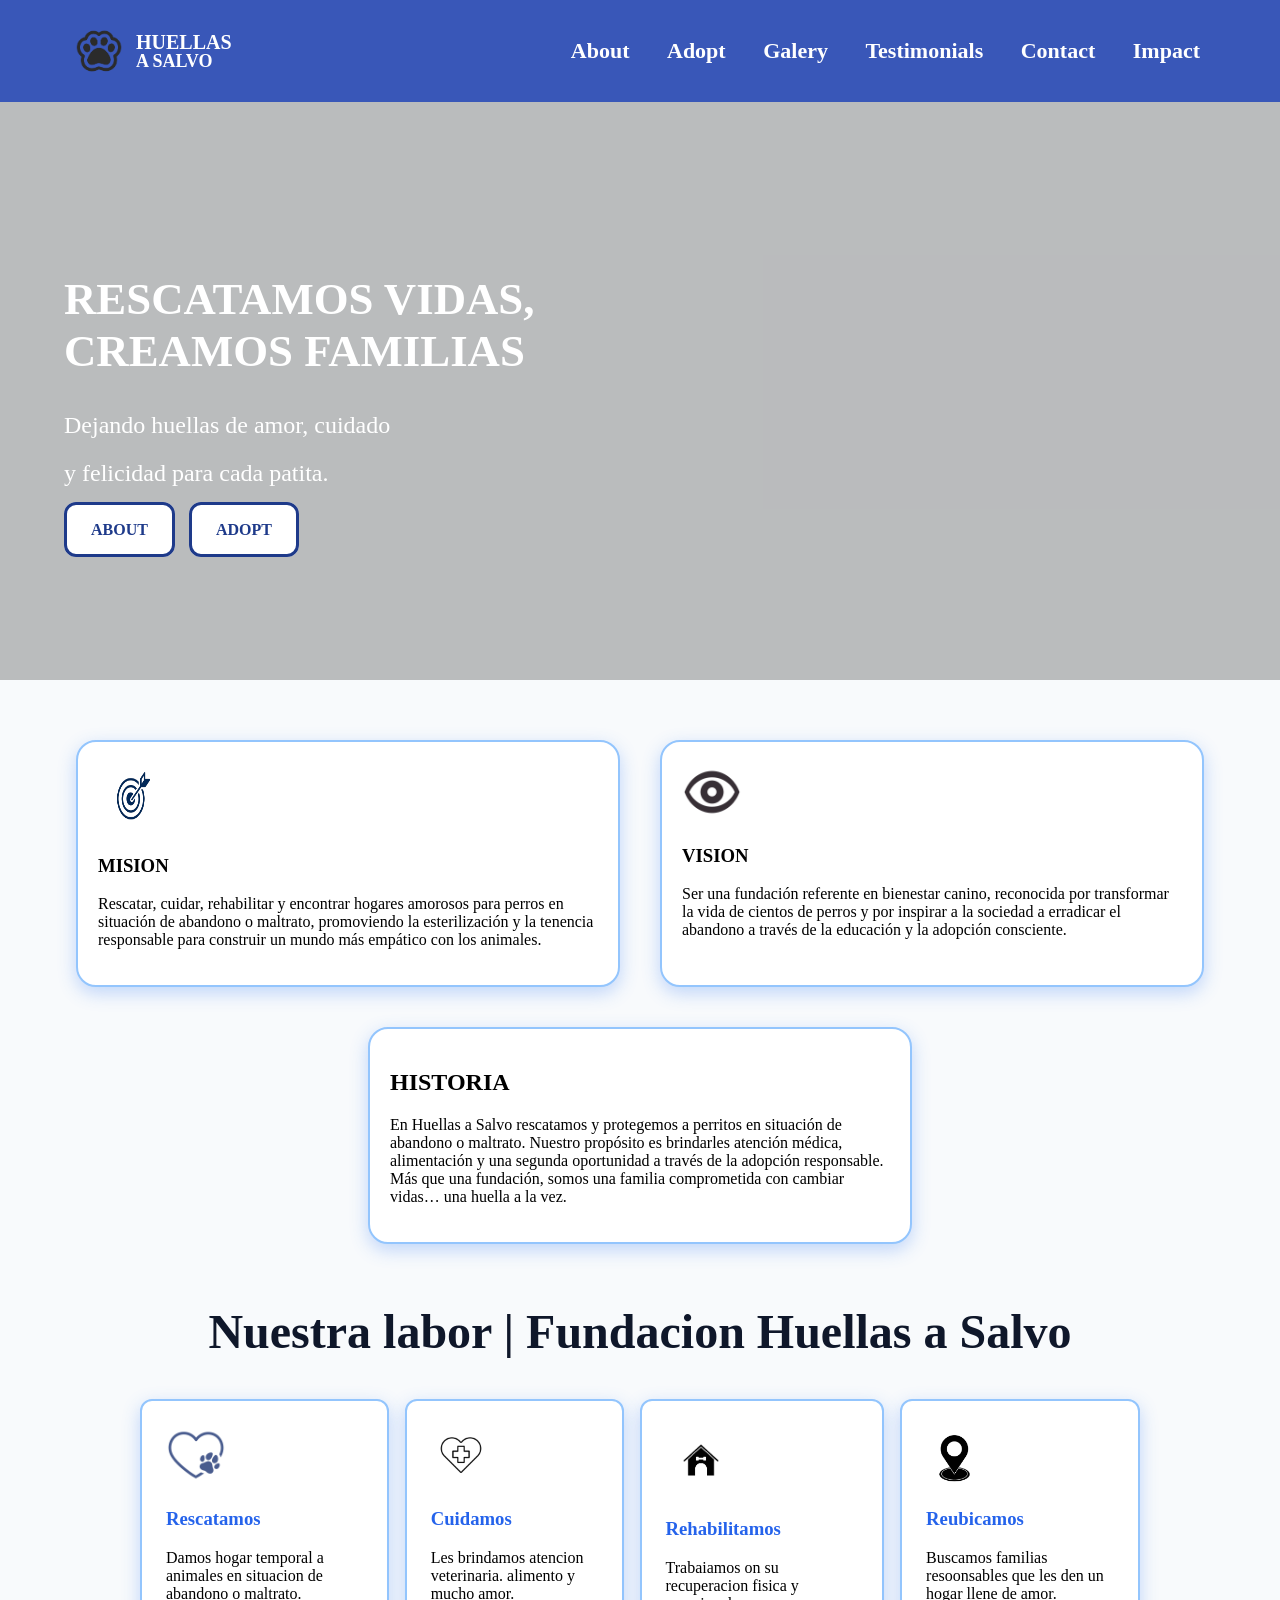
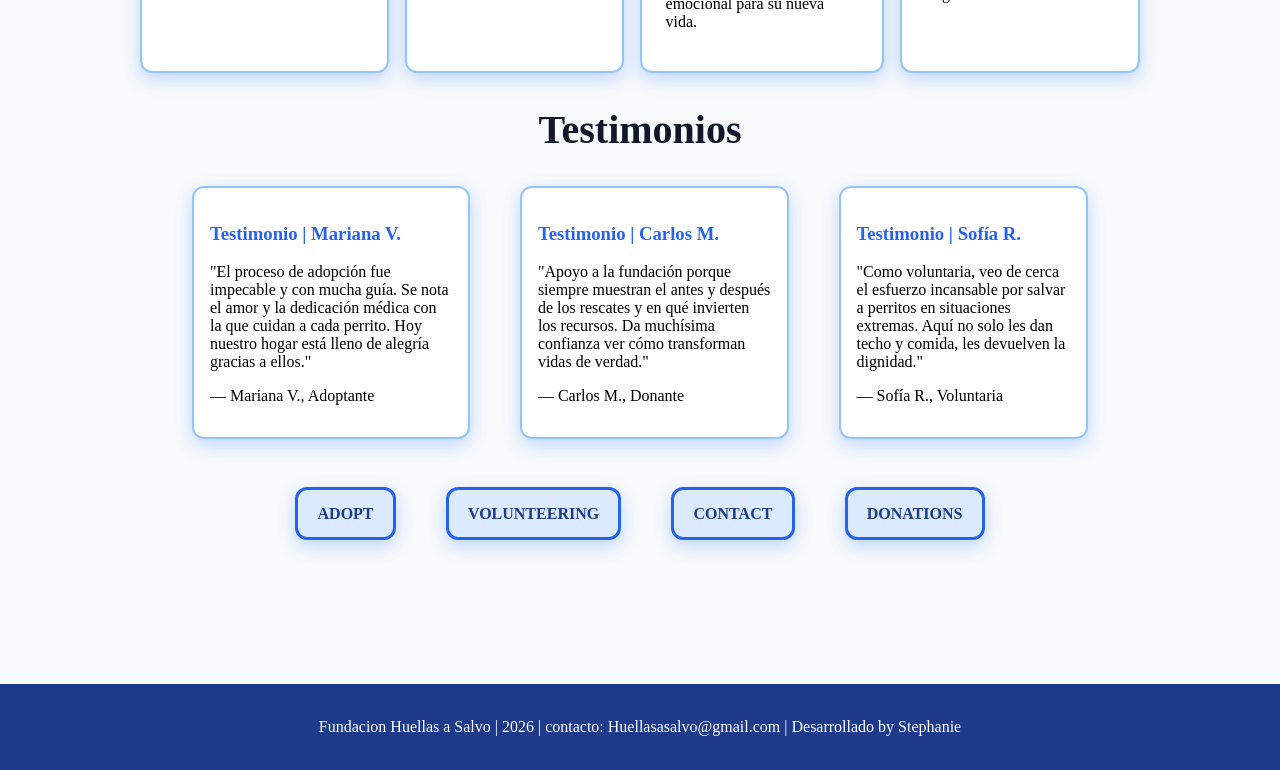
<file: index.html>
<!DOCTYPE html>
<html lang="en">

<head>
    <meta charset="UTF-8">
    <meta name="viewport" content="width=device-width, initial-scale=1.0">
    <title>Fundacion Huellas a Salvo</title>
    <link rel="stylesheet" href="../css/style.css">
</head>

<body>
    <nav class="navbar">
        <a class="logo">
            <img src="../image/patita.png" class="icono" alt="logo">
            <div class="texto">
                <span class="texto1">HUELLAS</span>
                <span class="texto2">A SALVO</span>
            </div>
        </a>
        <div class="nav-links">
            <a href="#about"> About</a>
            <a href="../Html/adopta.html" href="#adopta"> Adopt </a>
            <a href="../Html/galeria.html"> Galery </a>
            <a href="#Testimonios"> Testimonials</a>
            <a href="../Html/contacto.html"> Contact</a>
            <a href="../Html/impacto.html">Impact</a>
        </div>
    </nav>
    <header class="principal">
        <div class="carrusel">
            <div class="carrusels carrusel1"></div>
            <div class="carrusels carrusel2"></div>
            <div class="carrusels carrusel3"></div>
            <div class="carrusels carrusel4"></div>
        </div>
         <div class="principal-content">
        <h1>RESCATAMOS VIDAS,<br>CREAMOS FAMILIAS</h1>

        <p>
            Dejando huellas de amor, cuidado <br> y felicidad para cada patita.
        </p>

        <a class="boton" href="#about">ABOUT</a>
        <a href="../Html/adopta.html" class="boton">ADOPT</a>
    </div>

    </header>
    </section>
    <div id="about" class="misionvision">
        <div class="cardsss">
            <img src="../image/mision.png" class="mision" alt="cardsss">
            <h3>MISION</h3>
            <p>Rescatar, cuidar, rehabilitar y encontrar hogares amorosos para perros en situación de abandono o
                maltrato, promoviendo la esterilización y la tenencia responsable para construir un mundo
                más empático con los animales.</p>
        </div>

        <div class="cardsss">
            <img src="../image/vision.png" class="vision" alt="cardsss">
            <h3>VISION</h3>
            <p>Ser una fundación referente en bienestar canino, reconocida por transformar la vida de
                cientos de perros y por inspirar a la sociedad a erradicar el abandono a través de la
                educación y la adopción consciente.</p>
        </div>
        <div class="cardsss">
            <h2>HISTORIA</h2>
            <p>
                En Huellas a Salvo rescatamos y protegemos a perritos en situación de abandono o maltrato.
                Nuestro propósito es brindarles atención médica, alimentación y una segunda oportunidad a través de la
                adopción responsable.
                Más que una fundación, somos una familia comprometida con cambiar vidas… una huella a la vez.
            </p>
        </div>
    </div>

    <main class="container">
        <section id="labor" class="section">
            <h2>Nuestra labor | Fundacion Huellas a Salvo </h2>
            <div class="cards">
                <article class="card">
                    <img src="../image/corapatita.png" class="rescatar" alt="card">
                    <h3>Rescatamos</h3>
                    <p>Damos hogar temporal a animales en situacion de abandono o maltrato.</p>
                </article>
                <article class="card">
                    <img src="../image/cruz.png" class="cuidar" alt="card">
                    <h3>Cuidamos</h3>
                    <p>Les brindamos atencion veterinaria. alimento y mucho amor.</p>
                </article>
                <article class="card">
                    <img src="../image/casapat.png" class="rehabilitar" alt="card">
                    <h3>Rehabilitamos</h3>
                    <p>Trabaiamos on su recuperacion fisica y emocional para su nueva vida.</p>
                </article>
                <article class="card">
                    <img src="../image/ubihuella.png" class="ubicamos" alt="card">
                    <h3>Reubicamos</h3>
                    <p>Buscamos familias resoonsables que les den un hogar llene de amor.</p>
                </article>
        </section>
    </main>

    <section id="Testimonios" class="sectionn">
        <h2 class="titulo-sectionn">Testimonios </h2>
        <div class="cards-testimonios">
            <article class="card-test1">
                <h3>Testimonio | Mariana V.</h3>
                <p>"El proceso de adopción fue impecable y con mucha guía. Se nota el amor y la dedicación médica con la
                    que cuidan a cada perrito.
                    Hoy nuestro hogar está lleno de alegría gracias a ellos."
                </p>
                <p>— Mariana V., Adoptante</p>
            </article>
            <article class="card-test1">
                <h3>Testimonio | Carlos M.</h3>
                <p>"Apoyo a la fundación porque siempre muestran el antes y después de los rescates y en qué invierten
                    los recursos.
                    Da muchísima confianza ver cómo transforman vidas de verdad."
                </p>
                <p> — Carlos M., Donante</p>
            </article>
            <article class="card-test1">
                <h3>Testimonio | Sofía R.</h3>
                <p>"Como voluntaria, veo de cerca el esfuerzo incansable por salvar a perritos en situaciones extremas.
                    Aquí no solo les dan techo y comida, les devuelven la dignidad."

                </p>
                <p>— Sofía R., Voluntaria</p>
            </article>
    </section>
    </main>

    <main class="container2">
        <a href="../Html/adopta.html" class="botones">ADOPT</a>
        <a href="../Html/galeria.html"  class="botones">VOLUNTEERING</a>
        <a href="../Html/contacto.html" class="botones">CONTACT</a>
        <a href="../Html/contacto.html" class="botones">DONATIONS</a>
    </main>

    <footer class="footer">
        <br>
        <p>Fundacion Huellas a Salvo | 2026 | contacto: Huellasasalvo@gmail.com | Desarrollado by Stephanie
        </p>
        </br>
    </footer>
</body>

</html>
</file>
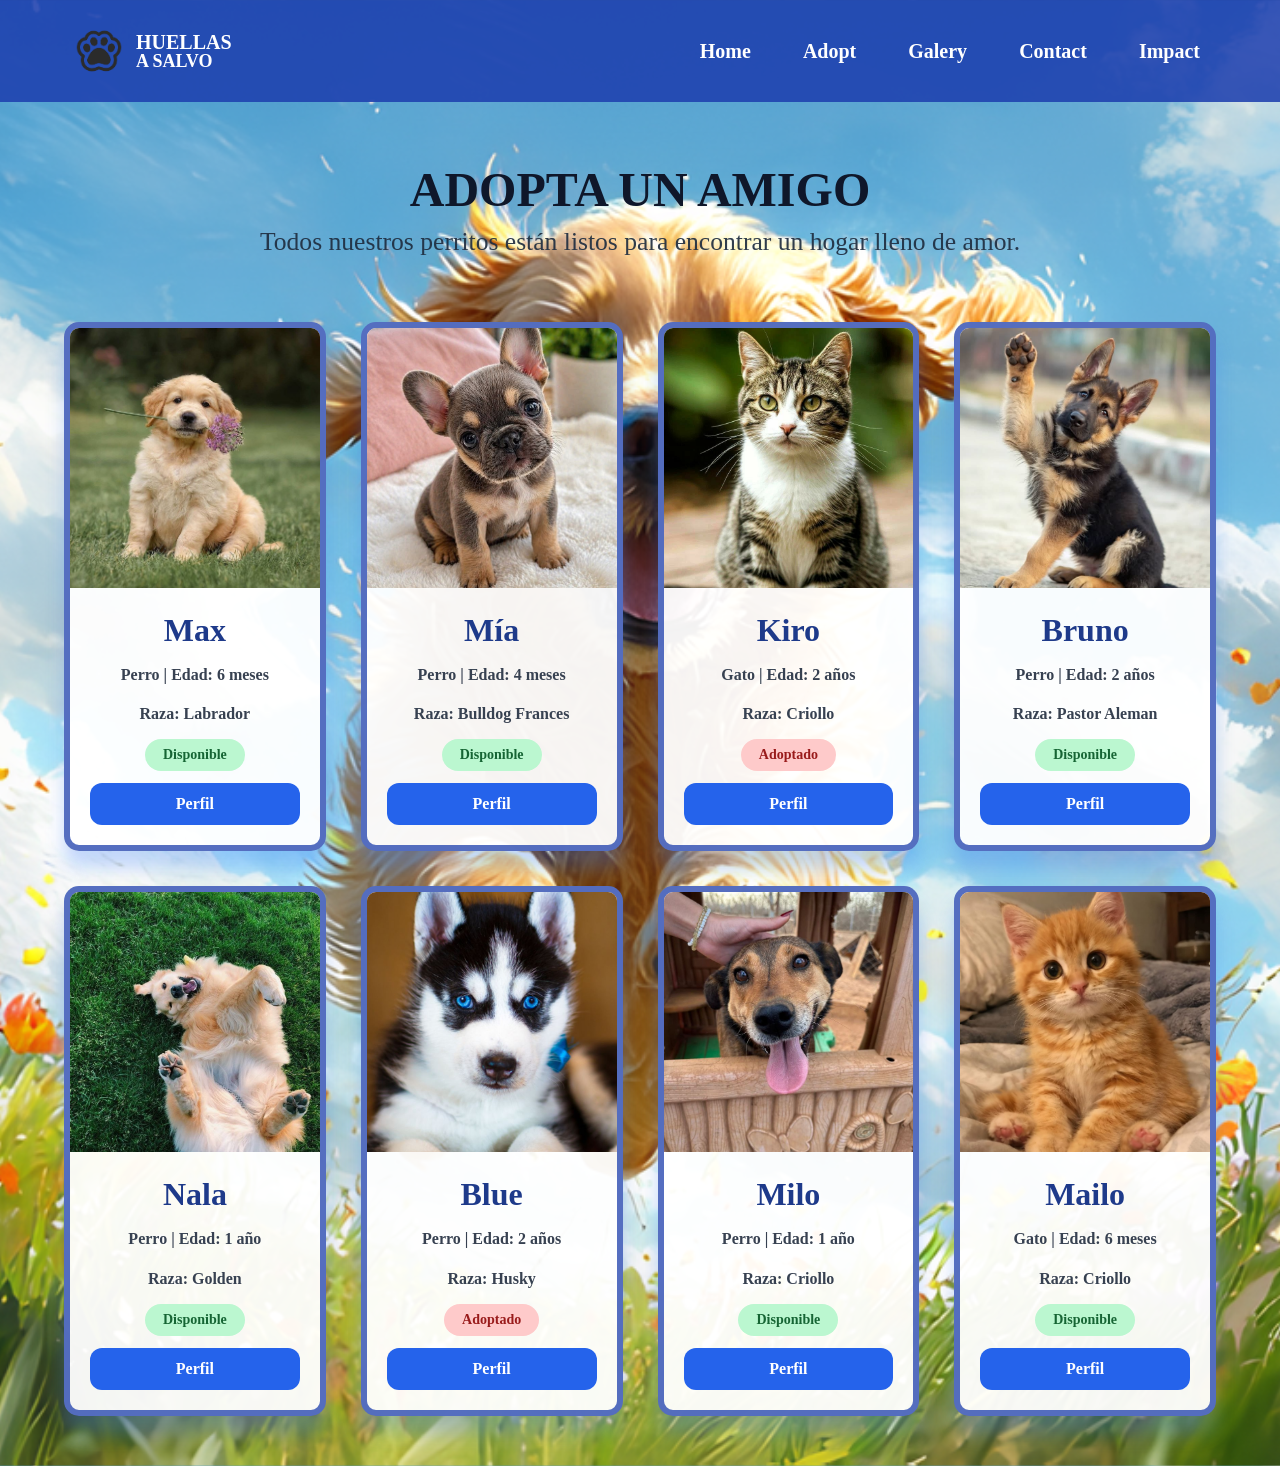
<file: Html/adopta.html>
<!DOCTYPE html>
<html lang="en">

<head>
    <meta charset="UTF-8">
    <meta name="viewport" content="width=device-width, initial-scale=1.0">
    <title>Adopta</title>
    <link rel="stylesheet" href="../css/styles.css">
</head>

<body>
    <nav class="nav-linkss">
        <a class="logo">
            <img src="../image/patita.png" class="icono" alt="logo">
            <div class="texto">
                <span class="texto1">HUELLAS</span>
                <span class="texto2">A SALVO</span>
            </div>
        </a>
        <ul class="menu">
            <li><a href="../Html/index.html">Home</a></li>
            <li><a href="../Html/adopta.html">Adopt</a></li>
            <li><a href="../Html/galeria.html">Galery</a></li>
            <li><a href="../Html/contacto.html">Contact</a></li>
            <li><a href="../Html/impacto.html">Impact</a></li>
        </ul>
    </nav>
    <section class="catalogo-adopta">
        <h1>ADOPTA UN AMIGO</h1>
        <p>
            Todos nuestros perritos están listos para encontrar un hogar lleno de amor.
        </p>

    </section>
    <section>
        <div class="catalogo-opciones">

            <div class="card-animal">
                <img src="../image/labrador.png">
                <div class="info">
                    <h3 class="nombre">Max</h3>
                    <p class="animal">Perro | Edad: 6 meses</p>
                    <p class="raza">Raza: Labrador</p>
                    <span class="estado available">Disponible</span>
                    <a href="../Html/perfiles.html" class="btn">Perfil</a>
                </div>
            </div>

            <div class="card-animal">
                <img src="../image/bulldog.png">
                <div class="info">
                    <h3 class="nombre">Mía</h3>
                    <p class="animal">Perro | Edad: 4 meses </p>
                    <p class="raza">Raza: Bulldog Frances</p>
                    <span class="estado available">Disponible</span>
                    <a href="../Html/perfiles.html" class="btn">Perfil</a>
                </div>
            </div>

            <div class="card-animal">
                <img src="../image/gato2.png">
                <div class="info">
                    <h3 class="nombre">Kiro</h3>
                    <p class="animal">Gato | Edad: 2 años</p>
                    <p class="raza">Raza: Criollo</p>
                    <span class="adopted">Adoptado</span>
                    <a href="../Html/perfiles.html" class="btn">Perfil</a>
                </div>
            </div>

        <div class="card-animal">
            <img src="../image/pastor.png">
            <div class="info">
                <h3 class="nombre">Bruno</h3>
                <p class="animal">Perro | Edad: 2 años</p>
                <p class="raza">Raza: Pastor Aleman</p>
                <span class="estado available">Disponible</span>
                <a href="../Html/perfiles.html" class="btn">Perfil</a>
            </div>
        </div>

        <div class="card-animal">
            <img src="../image/golden.png">
            <div class="info">
                <h3 class="nombre">Nala</h3>
                <p class="animal">Perro | Edad: 1 año</p>
                <p class="raza">Raza: Golden</p>
                <span class="estado available">Disponible</span>
                <a href="../Html/perfiles.html" class="btn">Perfil</a>
            </div>
        </div>

        <div class="card-animal">
            <img src="../image/husky.png">
            <div class="info">
                <h3 class="nombre">Blue</h3>
                <p class="animal">Perro | Edad: 2 años</p>
                <p class="raza">Raza: Husky</p>
                <span class="adopted">Adoptado</span>
                <a href="../Html/perfiles.html" class="btn">Perfil</a>
            </div>
        </div>

        <div class="card-animal">
            <img src="../image/criollo.png">
            <div class="info">
                <h3 class="nombre">Milo</h3>
                <p class="animal">Perro | Edad: 1 año</p>
                <p class="raza">Raza: Criollo</p>
                <span class="estado available">Disponible</span>
                <a href="../Html/perfiles.html" class="btn">Perfil</a>
            </div>
        </div>

        <div class="card-animal">
            <img src="../image/gato1.png">
            <div class="info">
                <h3 class="nombre">Mailo</h3>
                <p class="animal">Gato | Edad: 6 meses</p>
                <p class="raza">Raza: Criollo</p>
                <span class="estado available">Disponible</span>
                <a href="../Html/perfiles.html" class="btn">Perfil</a>
            </div>
        </div>
    </section>
</body>
</html>
</file>
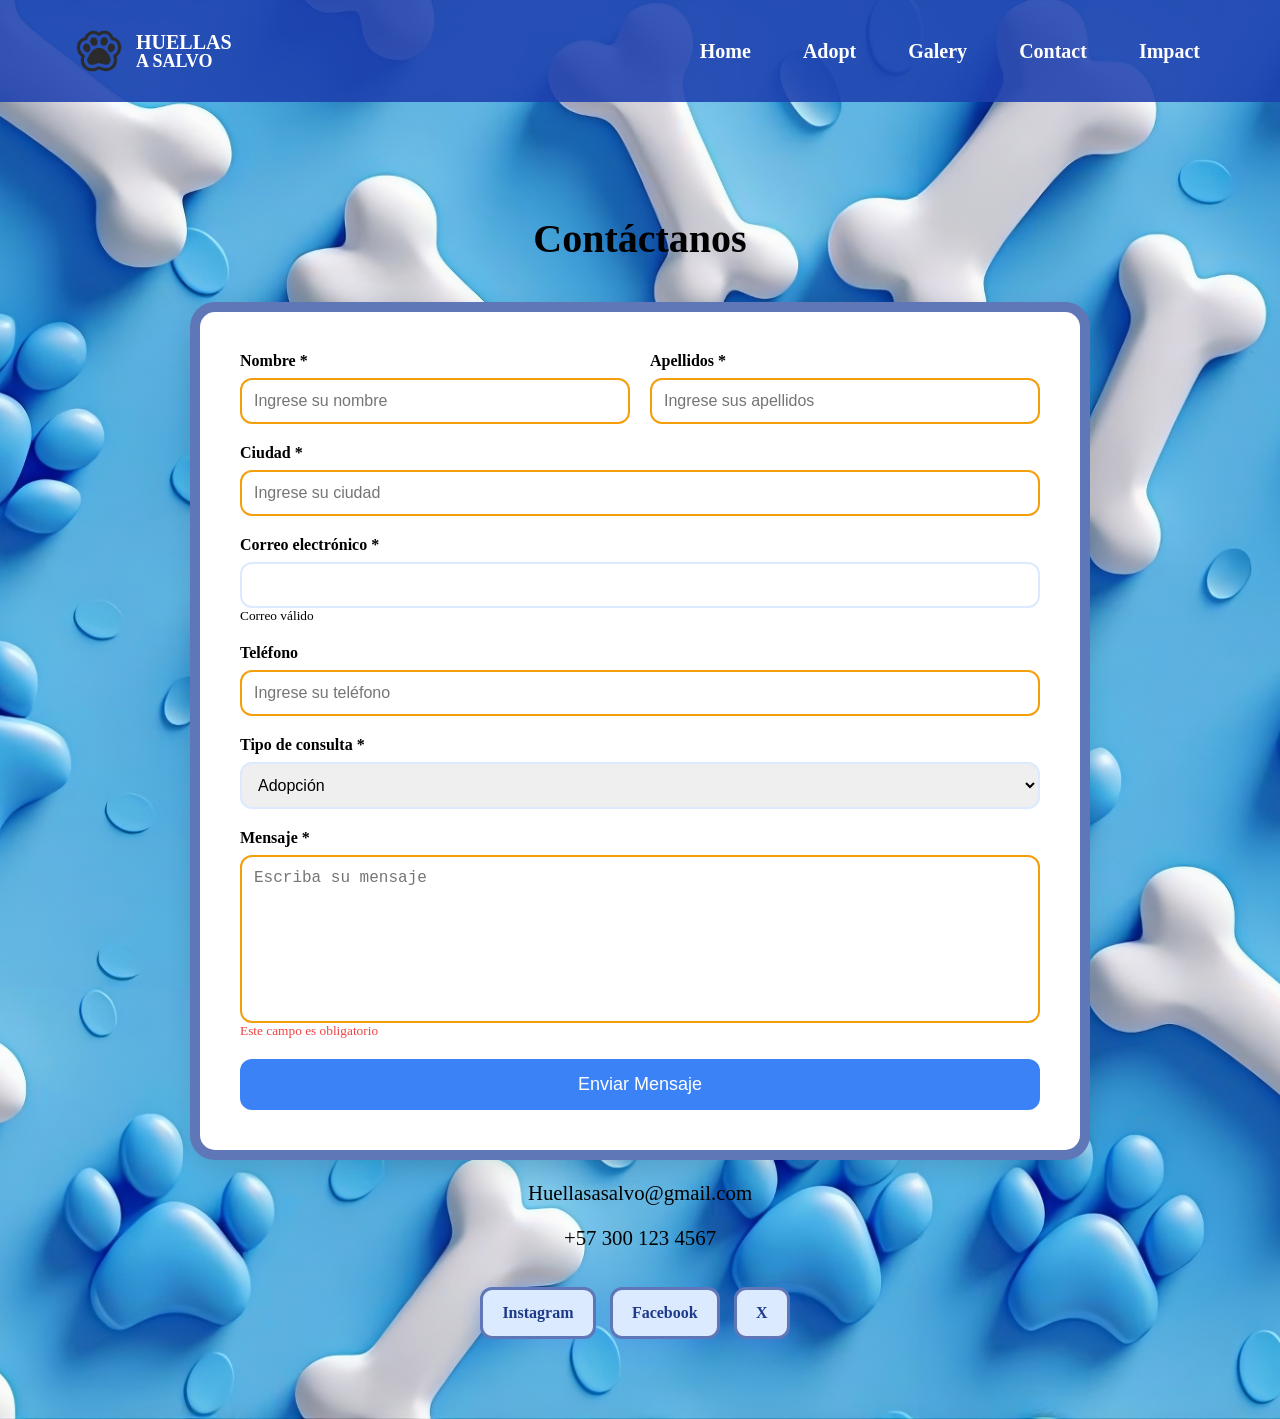
<file: Html/contacto.html>
<!DOCTYPE html>
<html lang="en">

<head>
    <meta charset="UTF-8">
    <meta name="viewport" content="width=device-width, initial-scale=1.0">
    <title>Contacto</title>
    <link rel="stylesheet" href="../css/stylesss.css">
</head>

<body>
    <nav class="nav-linkss">
        <a class="logo">
            <img src="../image/patita.png" class="icono" alt="logo">
            <div class="texto">
                <span class="texto1">HUELLAS</span>
                <span class="texto2">A SALVO</span>
            </div>
        </a>
        <ul class="menu">
            <li><a href="../Html/index.html">Home</a></li>
            <li><a href="../Html/adopta.html">Adopt</a></li>
            <li><a href="../Html/galeria.html">Galery</a></li>
            <li><a href="../Html/contacto.html">Contact</a></li>
            <li><a href="../Html/impacto.html">Impact</a></li>
        </ul>
    </nav>
    <section class="contacto">

        <h2>Contáctanos</h2>

        <form class="formulario">

            <div class="fila">
                <div class="campo">
                    <label>Nombre *</label>
                    <input type="text" placeholder="Ingrese su nombre" required>
                </div>

                <div class="campo">
                    <label>Apellidos *</label>
                    <input type="text" placeholder="Ingrese sus apellidos" required>
                </div>
            </div>

            <div class="campo">
                <label>Ciudad *</label>
                <input type="text" placeholder="Ingrese su ciudad" required>
            </div>

            <div class="campo correo">
                <label>Correo electrónico *</label>
                <input type="email">
                <small>Correo válido</small>
            </div>

            <div class="campo">
                <label>Teléfono</label>
                <input type="tel" placeholder="Ingrese su teléfono">
            </div>

            <div class="campo">
                <label>Tipo de consulta *</label>

                <select required>
                    <option>Adopción</option>
                    <option>Donación</option>
                    <option>Voluntariado</option>
                    <option>Información general</option>
                    <option>Otro</option>
                </select>
            </div>

            <div class="campo error">
                <label>Mensaje *</label>
                <textarea placeholder="Escriba su mensaje"></textarea>
                <small>Este campo es obligatorio</small>
            </div>

            <button type="submit">Enviar Mensaje</button>

        </form>

        <div class="info-contacto">
            <p>Huellasasalvo@gmail.com</p>
            <p>+57 300 123 4567</p>

            <div class="redes">
                <a class="botones">Instagram</a>
                <a class="botones">Facebook</a>
                <a  class="botones">X</a>
            </div>
        </div>

    </section>
</body>

</html>
</file>
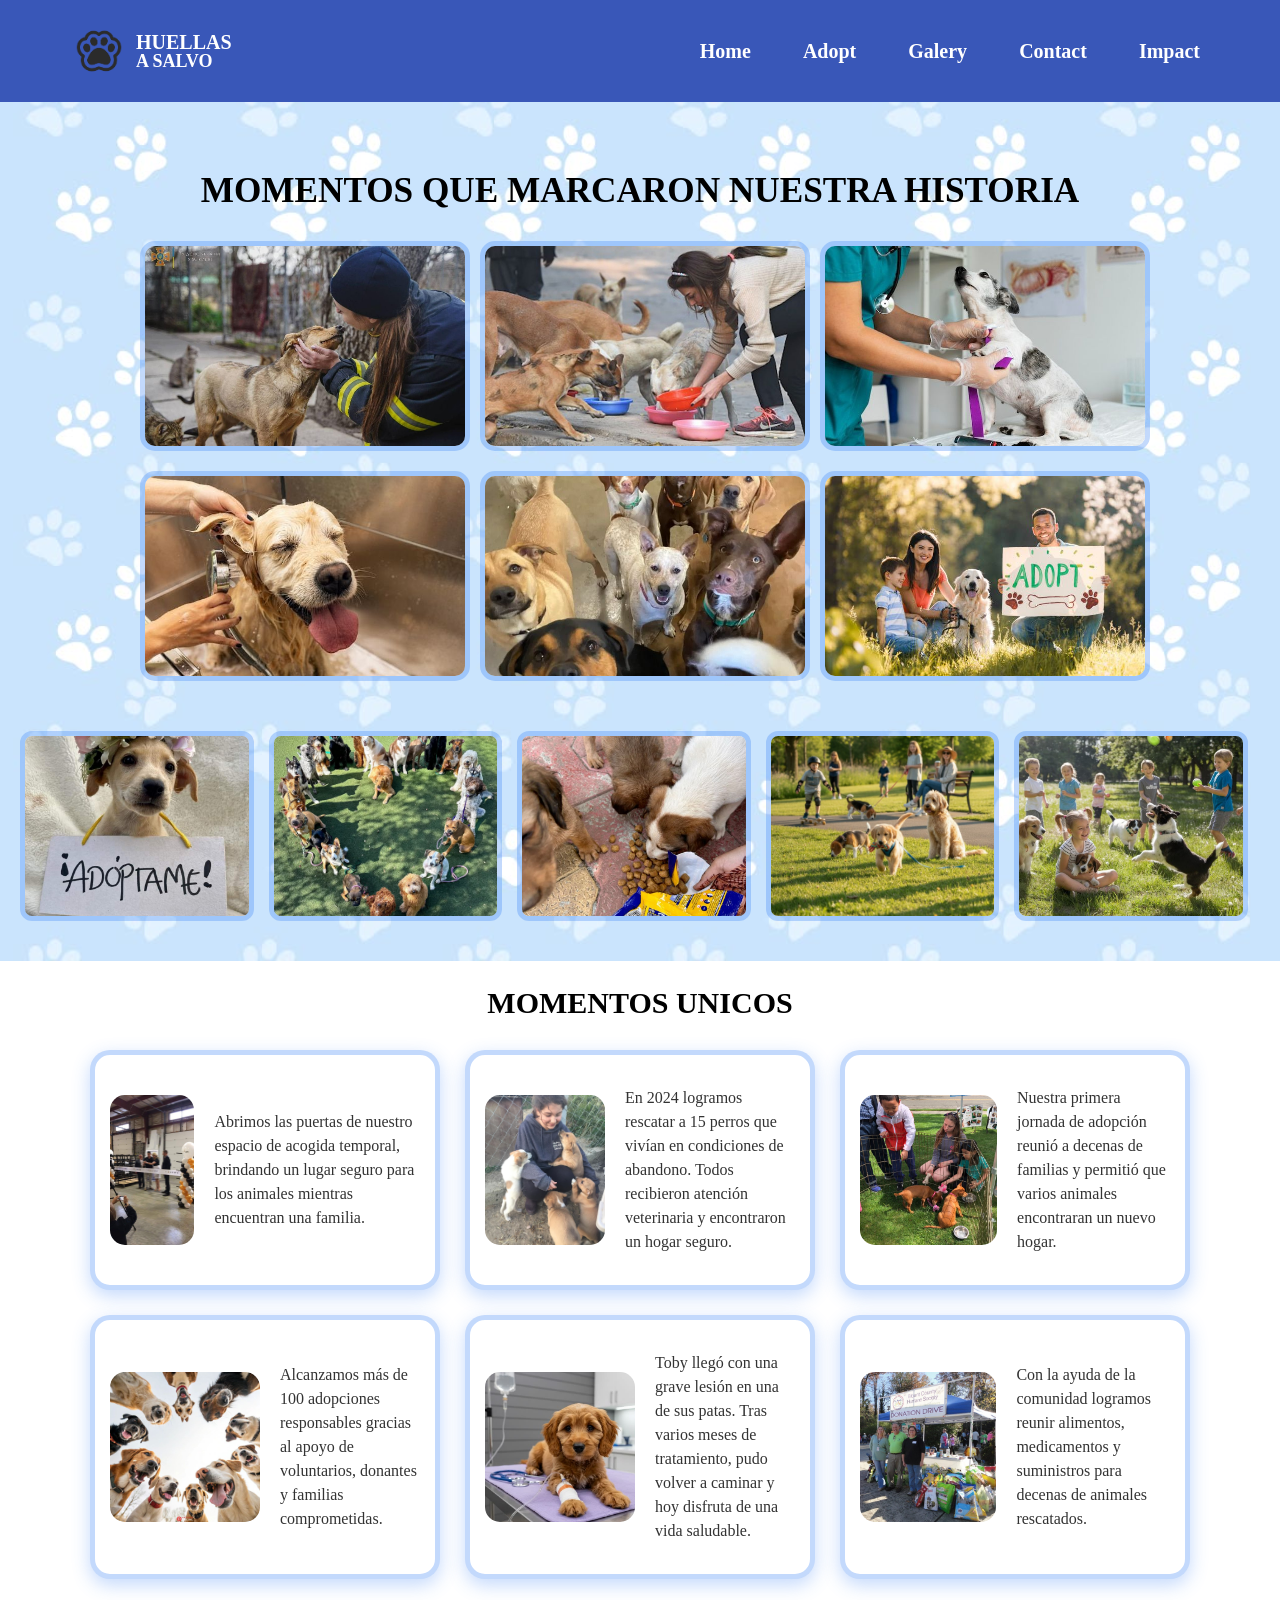
<file: Html/galeria.html>
<!DOCTYPE html>
<html lang="en">

<head>
    <meta charset="UTF-8">
    <meta name="viewport" content="width=device-width, initial-scale=1.0">
    <title>Galery</title>
    <link rel="stylesheet" href="../css/styless.css">
</head>

<body>
    <nav class="nav-linkss">
        <a class="logo">
            <img src="../image/patita.png" class="icono" alt="logo">
            <div class="texto">
                <span class="texto1">HUELLAS</span>
                <span class="texto2">A SALVO</span>
            </div>
        </a>
        <ul class="menu">
            <li><a href="../Html/index.html">Home</a></li>
            <li><a href="../Html/adopta.html">Adopt</a></li>
            <li><a href="../Html/galeria.html">Galery</a></li>
            <li><a href="../Html/contacto.html">Contact</a></li>
            <li><a href="../Html/impacto.html">Impact</a></li>
        </ul>
    </nav>
    <section class="galeria">
        <h2> MOMENTOS QUE MARCARON NUESTRA HISTORIA</h2>

        <div class="grid-galeria">
            <img src="../image/galeria1.1.png">
            <img src="../image/galeria1.2.png">
            <img src="../image/galeria1.3.png">
            <img src="../image/galeria1.4.png">
            <img src="../image/galeria1.png">
            <img src="../image/galeria1.5.png">
        </div>

        <div class="carrusel">
            <div class="track">
                <img src="../image/galeria2.1.png">
                <img src="../image/galeria2.2.png">
                <img src="../image/galeria2.3.png">
                <img src="../image/galeria2.4.png">
                <img src="../image/galeria2.5.png">
                <img src="../image/galeria2.6.png">
                <img src="../image/galeria2.7.png">
                <img src="../image/galeria2.8.png">
            </div>
        </div>
    </section>

    <section class="galerias">

        <h2>MOMENTOS UNICOS</h2>
        <div class="contenedor-galeria">

            <div class="momento-unico">
                <img src="../image/galeria7.png">
                <p>Abrimos las puertas de nuestro espacio de acogida temporal, brindando un lugar seguro para los animales mientras encuentran una familia.</p>
            </div>

            <div class="momento-unico">
                <img src="../image/galeria2.png">
                <p>En 2024 logramos rescatar a 15 perros que vivían en condiciones de abandono. Todos recibieron atención veterinaria y encontraron un hogar seguro.</p>
            </div>

            <div class="momento-unico">
                <img src="../image/galeria4.png">
                <p>Nuestra primera jornada de adopción reunió a decenas de familias y permitió que varios animales encontraran un nuevo hogar.</p>
            </div>

            <div class="momento-unico">
                <img src="../image/galeria3.png">
                <p>Alcanzamos más de 100 adopciones responsables gracias al apoyo de voluntarios, donantes y familias comprometidas.</p>
            </div>
            <div class="momento-unico">
                <img src="../image/galeria5.png">
                <p>Toby llegó con una grave lesión en una de sus patas. Tras varios meses de tratamiento, pudo volver a caminar y hoy disfruta de una vida saludable.</p>
            </div>
             <div class="momento-unico">
                <img src="../image/galeria6.png">
                <p>Con la ayuda de la comunidad logramos reunir alimentos, medicamentos y suministros para decenas de animales rescatados.</p>
            </div>
        </div>
    </section>
</body>

</html>
</file>
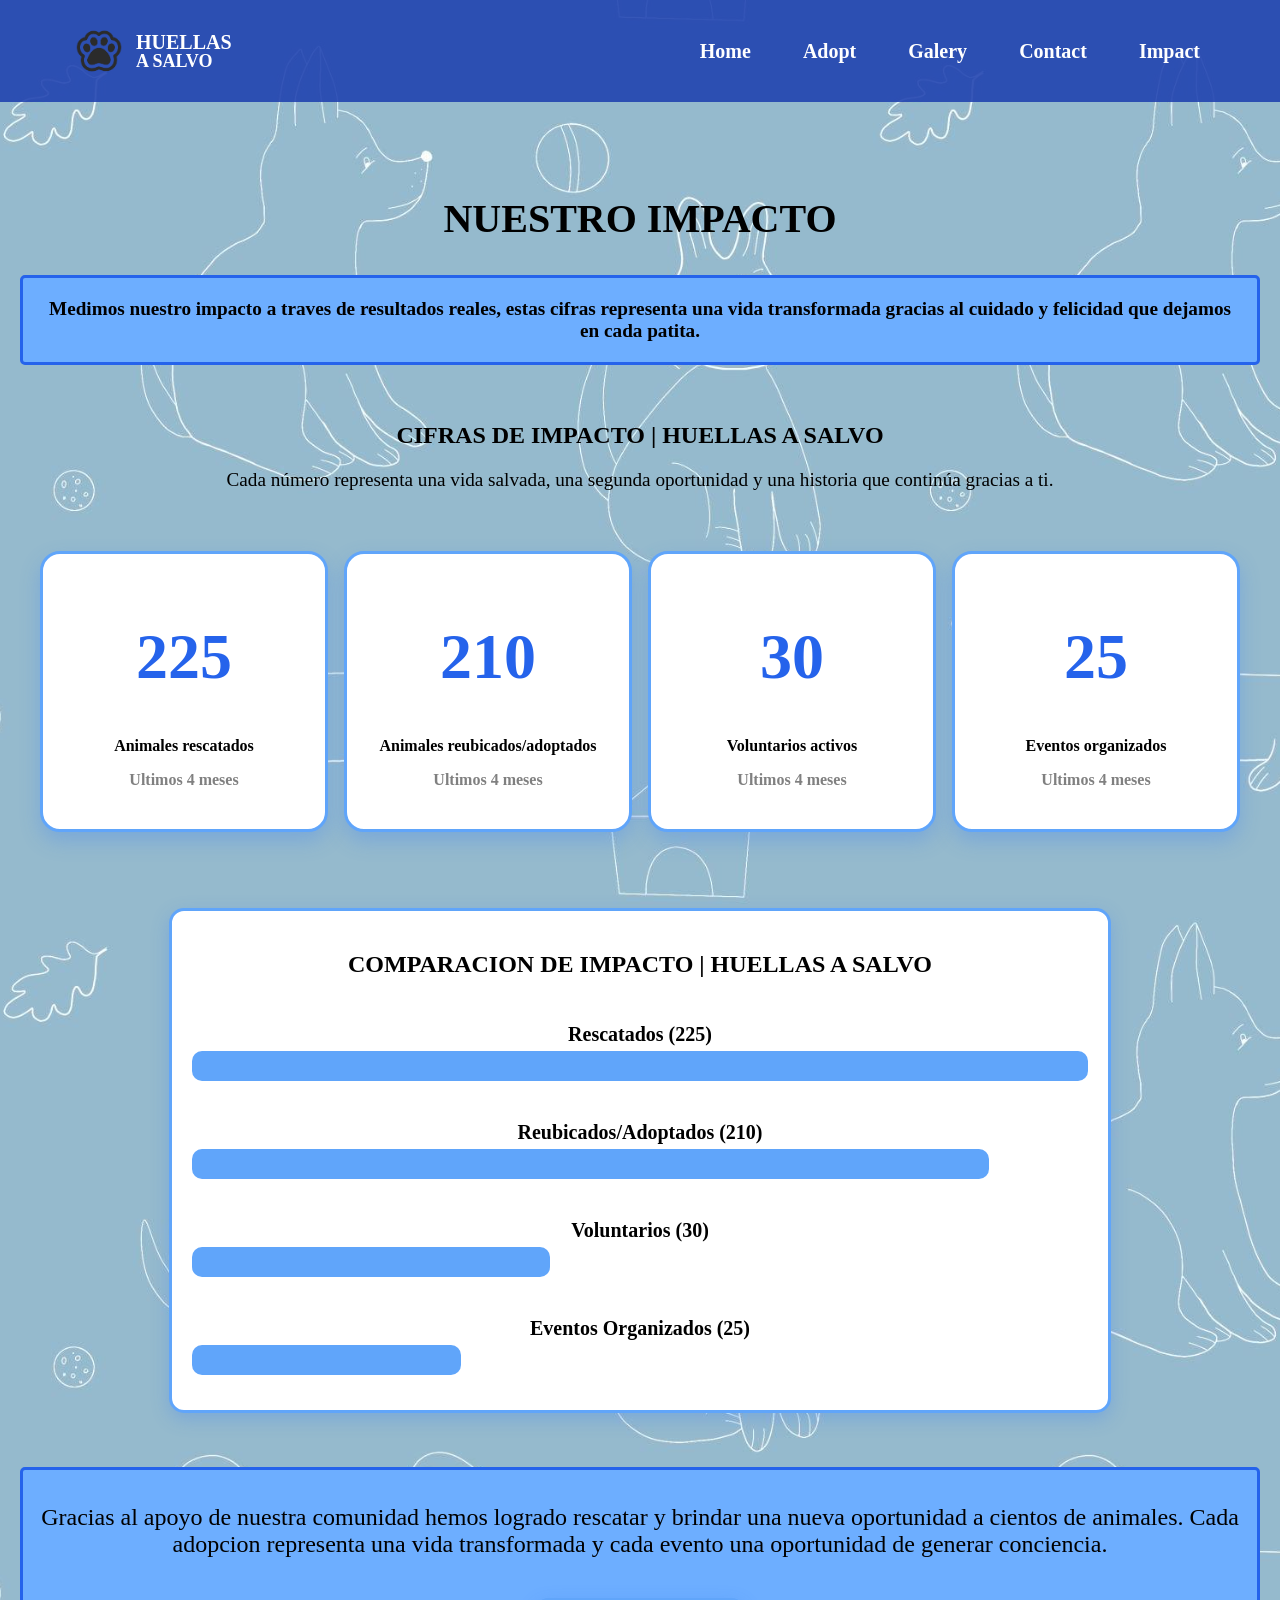
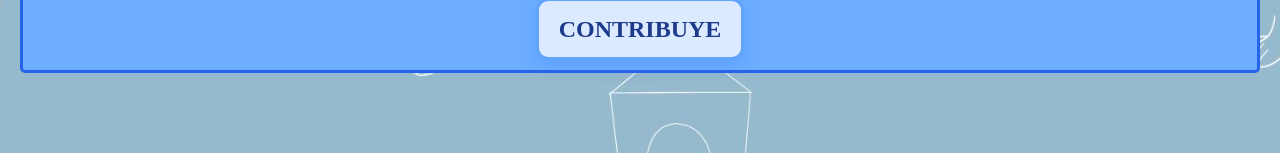
<file: Html/impacto.html>
<!DOCTYPE html>
<html lang="en">

<head>
    <meta charset="UTF-8">
    <meta name="viewport" content="width=device-width, initial-scale=1.0">
    <title>IMPACTO | HUELLAS A SALVO</title>
    <link rel="stylesheet" href="../css/impacto.css">
</head>

<body>
    <nav class="nav-linkss">
        <a class="logo">
            <img src="../image/patita.png" class="icono" alt="logo">
            <div class="texto">
                <span class="texto1">HUELLAS</span>
                <span class="texto2">A SALVO</span>
            </div>
        </a>
        <ul class="menu">
            <li><a href="../Html/index.html">Home</a></li>
            <li><a href="../Html/adopta.html">Adopt</a></li>
            <li><a href="../Html/galeria.html">Galery</a></li>
            <li><a href="../Html/contacto.html">Contact</a></li>
            <li><a href="../Html/impacto.html">Impact</a></li>
        </ul>
    </nav>
    <div class="header">
        <h2>NUESTRO IMPACTO</h2>
        <h3>
            Medimos nuestro impacto a traves de resultados reales, estas cifras representa una vida transformada
            gracias al cuidado y felicidad que dejamos en cada patita.
        </h3>
        <br>
        <div class="titulo">
            <h2>CIFRAS DE IMPACTO | HUELLAS A SALVO </h2>
            <p>
                Cada número representa una vida salvada, una segunda oportunidad y 
                una historia que continúa gracias a ti.
            </p>
        </div>
        
        <div class="cifras">

            <div class="card">
                <h1>225</h1>
                <p>Animales rescatados </p>
                <p class="footnote ">Ultimos 4 meses</p>
            </div>

            <div class="card">
                <h1>210</h1>
                <p>Animales reubicados/adoptados</p>
                <p class="footnote ">Ultimos 4 meses</p>
            </div>

            <div class="card">
                <h1>30</h1>
                <p>Voluntarios activos</p>
                <p class="footnote ">Ultimos 4 meses</p>
            </div>

            <div class="card">
                <h1>25</h1>
                <p>Eventos organizados</p>
                <p class="footnote ">Ultimos 4 meses</p>
            </div>

        </div>
        <br>
        <br>

        <div class="grafico">

            <h2>COMPARACION DE IMPACTO | HUELLAS A SALVO </h2>

            <div class="grafico1">
                <span class="texto1">Rescatados (225)</span>
                <div class="barra rescatados"></div>
            </div>

            <div class="grafico1">
                <span class="texto1">Reubicados/Adoptados (210)</span>
                <div class="barra adoptados"></div>
            </div>

            <div class="grafico1">
                <span class="texto1">Voluntarios (30)</span>
                <div class="barra voluntarios"></div>
            </div>

            <div class="grafico1">
                <span class="texto1">Eventos Organizados (25)</span>
                <div class="barra eventos"></div>
            </div>

        </div>

        <br>
        <br>
        <br>

        <div class="narrativa">
            <p>
                Gracias al apoyo de nuestra comunidad hemos logrado rescatar y brindar una nueva oportunidad a cientos de animales.
                Cada adopcion representa una vida transformada y cada evento una oportunidad de generar conciencia.
            </p>
            <a href="#" class="boton">CONTRIBUYE</a>

        </div>
</body>

</html>
</file>
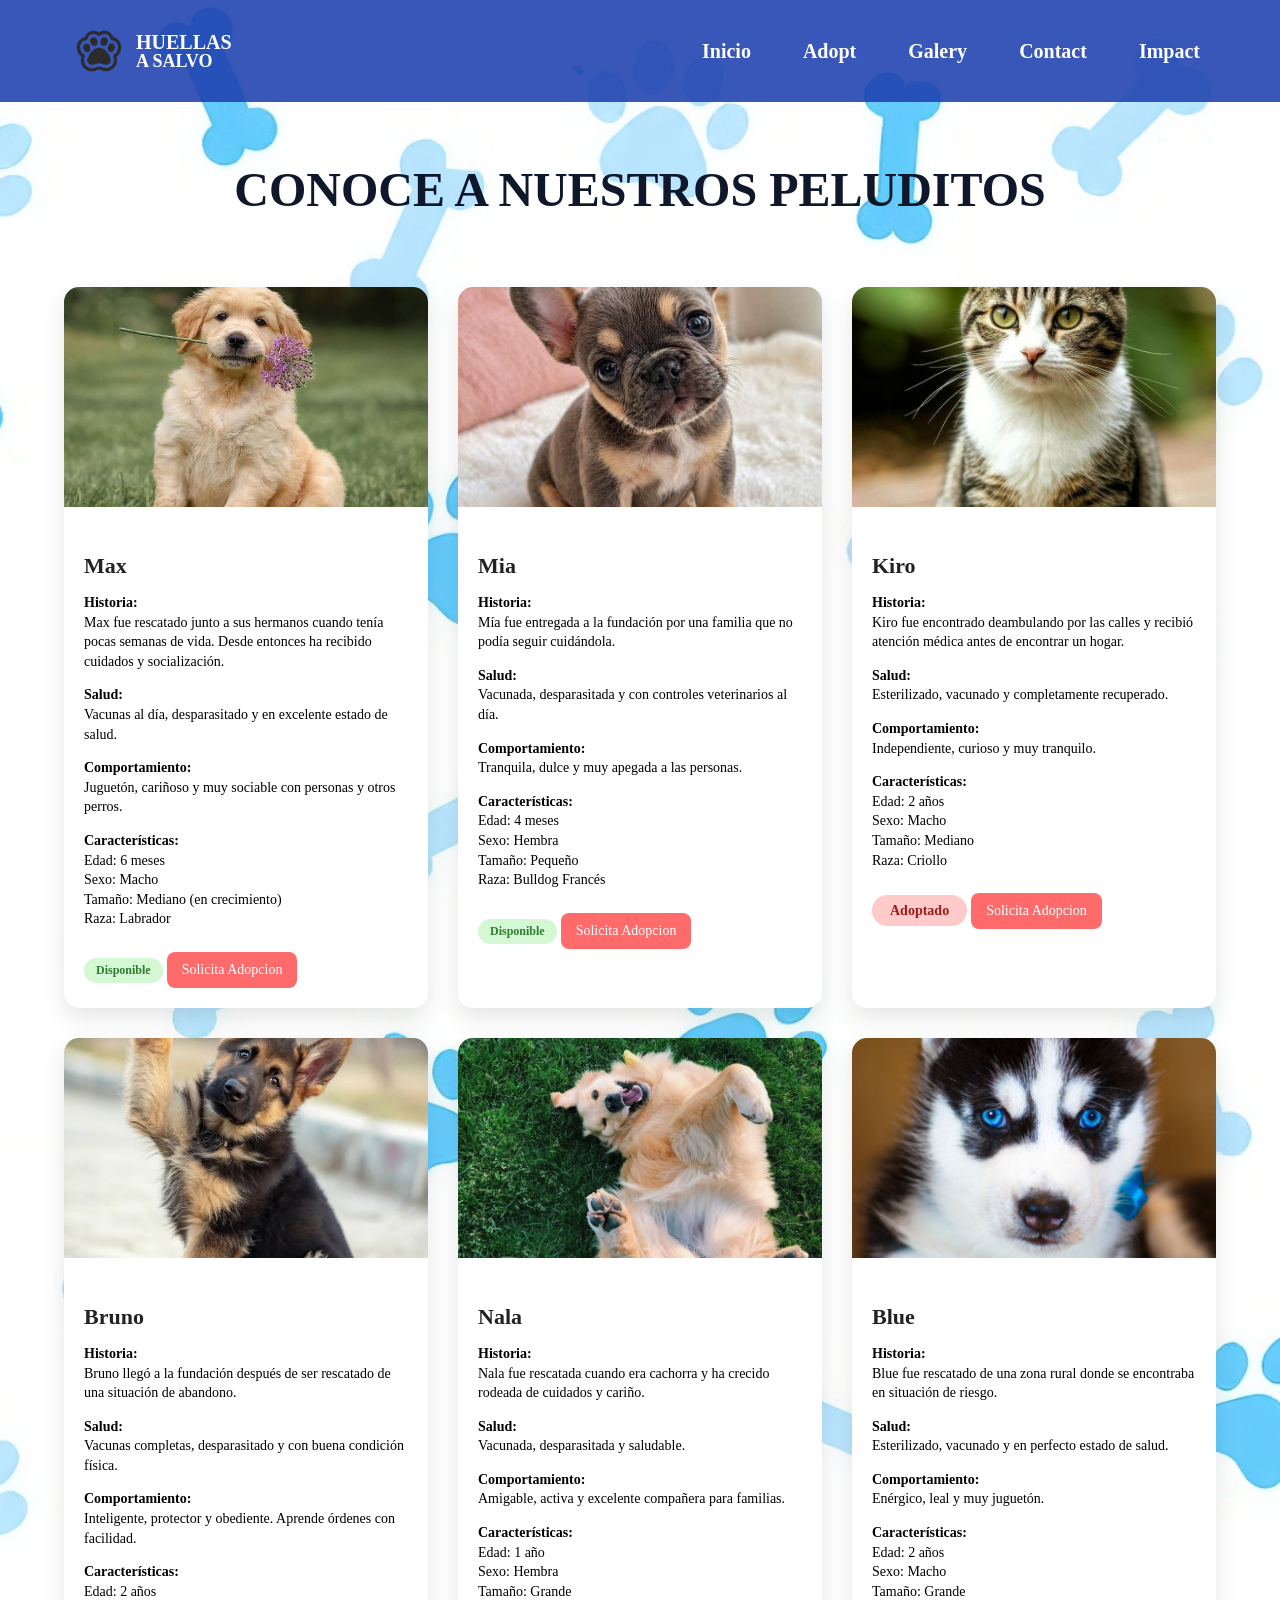
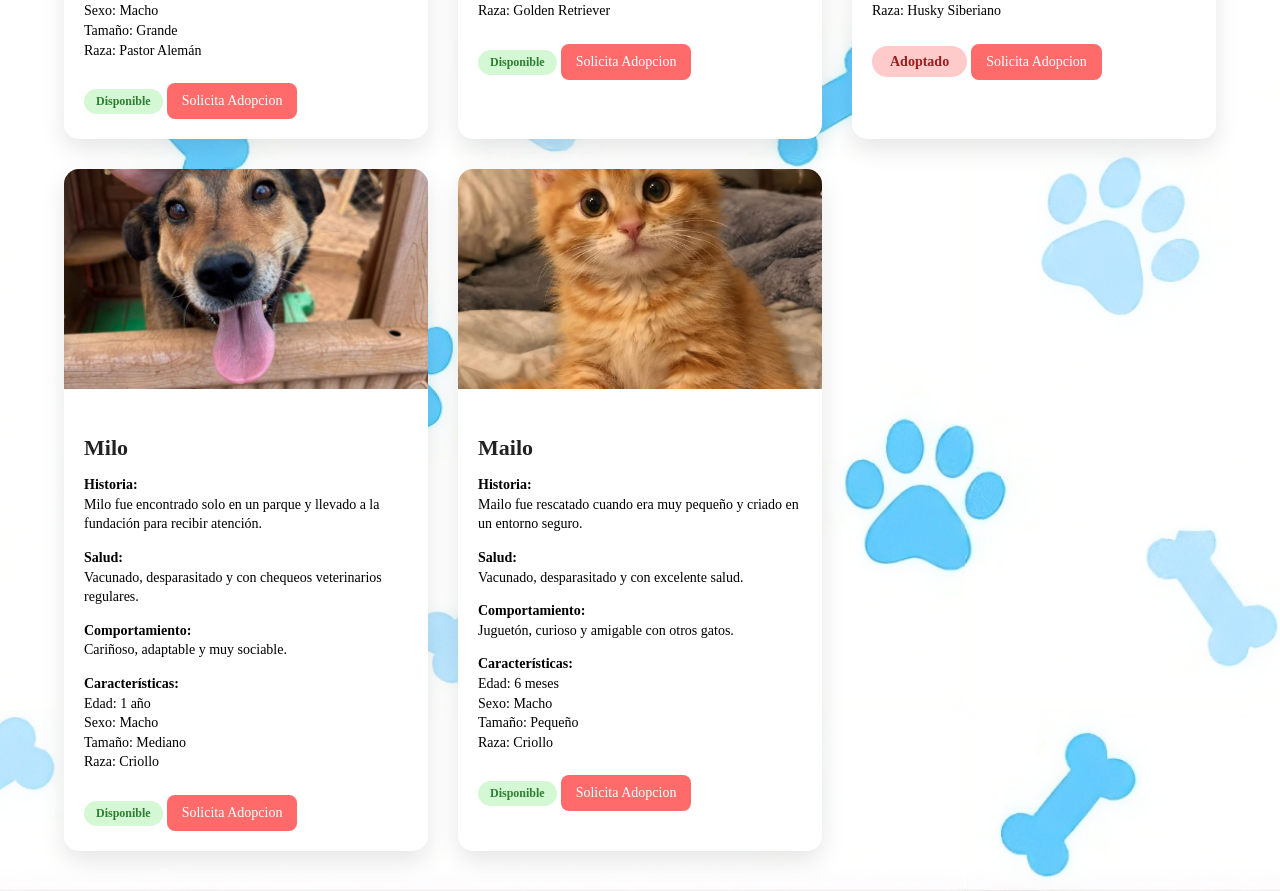
<file: Html/perfiles.html>
<!DOCTYPE html>
<html lang="en">

<head>
    <meta charset="UTF-8">
    <meta name="viewport" content="width=device-width, initial-scale=1.0">
    <title>Perfiles Adopcion</title>
    <link rel="stylesheet" href="../css/stylessss.css">
</head>

<body>
    <nav class="nav-linkss">
        <a class="logo">
            <img src="../image/patita.png" class="icono" alt="logo">
            <div class="texto">
                <span class="texto1">HUELLAS</span>
                <span class="texto2">A SALVO</span>
            </div>
        </a>
        <ul class="menu">
            <li><a href="../Html/index.html">Inicio</a></li>
            <li><a href="../Html/adopta.html">Adopt</a></li>
            <li><a href="../Html/galeria.html">Galery</a></li>
            <li><a href="../Html/contacto.html">Contact</a></li>
            <li><a href="../Html/impacto.html">Impact</a></li>
        </ul>
    </nav>
    <section class="catalogo-adopta">
        <h1>CONOCE A NUESTROS PELUDITOS</h1>
    </section>
    <section>
        <div class="catalogo-opciones">

            <div id="Max"  class="card-animal">
                <img src="../image/labrador.png">
                <div class="info">
                    <h3 class="nombre">Max</h3>
                    <p><strong>Historia:</strong><br>  Max fue rescatado junto a sus hermanos cuando tenía pocas semanas de
                        vida.
                        Desde entonces ha recibido cuidados y socialización.</p>
                    <p><strong>Salud:</strong><br> Vacunas al día, desparasitado y en excelente estado de salud.</p>
                    <p><strong>Comportamiento:</strong><br> Juguetón, cariñoso y muy sociable con personas y otros perros.</p>
                    <p><strong>Características:</strong><br> Edad: 6 meses <br> Sexo: Macho <br> Tamaño: Mediano (en
                        crecimiento) <br> Raza: Labrador</p>

                    <span class="estado available">Disponible</span>
                    <a href="../Html/contacto.html" class="btn">Solicita Adopcion</a>
                </div>
            </div>

            <div id="Mia" class="card-animal">
                <img src="../image/bulldog.png">
                <div class="info">
                    <h3 class="nombre">Mia</h3>
                    <p><strong>Historia:</strong><br>  Mía fue entregada a la fundación por una familia que no podía seguir
                        cuidándola.</p>
                    <p><strong>Salud:</strong><br> Vacunada, desparasitada y con controles veterinarios al día.</p>
                    <p><strong>Comportamiento:</strong><br> Tranquila, dulce y muy apegada a las personas.</p>
                    <p><strong>Características:</strong><br>Edad: 4 meses <br> Sexo: Hembra <br> Tamaño: Pequeño <br> Raza:
                        Bulldog Francés</p>

                    <span class="estado available">Disponible</span>
                    <a href="../Html/contacto.html" class="btn">Solicita Adopcion</a>
                </div>
            </div>

            <div class="card-animal">
                <img src="../image/gato2.png">
                <div class="info">
                    <h3 class="nombre">Kiro</h3>
                    <p><strong>Historia:</strong><br>  Kiro fue encontrado deambulando por las calles y recibió atención médica
                        antes de encontrar un hogar.</p>
                    <p><strong>Salud:</strong><br> Esterilizado, vacunado y completamente recuperado.</p>
                    <p><strong>Comportamiento:</strong><br> Independiente, curioso y muy tranquilo.</p>
                    <p><strong>Características:</strong><br>Edad: 2 años <br> Sexo: Macho <br> Tamaño: Mediano <br> Raza:
                        Criollo</p>

                    <span class="adopted">Adoptado</span>
                    <a href="../Html/contacto.html" class="btn">Solicita Adopcion</a>
                </div>
            </div>

            <div class="card-animal">
                <img src="../image/pastor.png">
                <div class="info">
                    <h3 class="nombre">Bruno</h3>
                    <p><strong>Historia:</strong><br>  Bruno llegó a la fundación después de ser rescatado de una situación de
                        abandono.</p>
                    <p><strong>Salud:</strong><br> Vacunas completas, desparasitado y con buena condición física.</p>
                    <p><strong>Comportamiento:</strong><br> Inteligente, protector y obediente. Aprende órdenes con facilidad.
                    </p>
                    <p><strong>Características:</strong><br> Edad: 2 años <br> Sexo: Macho <br> Tamaño: Grande<br> Raza:
                        Pastor Alemán</p>

                    <span class="estado available">Disponible</span>
                    <a href="../Html/contacto.html" class="btn">Solicita Adopcion</a>
                </div>
            </div>

            <div class="card-animal">
                <img src="../image/golden.png">
                <div class="info">
                    <h3 class="nombre">Nala</h3>
                    <p><strong>Historia:</strong> <br> Nala fue rescatada cuando era cachorra y ha crecido rodeada de cuidados
                        y cariño.</p>
                    <p><strong>Salud:</strong><br> Vacunada, desparasitada y saludable.</p>
                    <p><strong>Comportamiento:</strong><br> Amigable, activa y excelente compañera para familias.</p>
                    <p><strong>Características:</strong><br> Edad: 1 año <br> Sexo: Hembra <br> Tamaño: Grande <br> Raza:
                        Golden Retriever</p>

                    <span class="estado available">Disponible</span>
                    <a href="../Html/contacto.html" class="btn">Solicita Adopcion</a>
                </div>
            </div>

            <div class="card-animal">
                <img src="../image/husky.png">
                <div class="info">
                    <h3 class="nombre">Blue</h3>
                    <p><strong>Historia:</strong><br>  Blue fue rescatado de una zona rural donde se encontraba en situación de
                        riesgo.</p>
                    <p><strong>Salud:</strong><br> Esterilizado, vacunado y en perfecto estado de salud.</p>
                    <p><strong>Comportamiento:</strong><br> Enérgico, leal y muy juguetón.</p>
                    <p><strong>Características:</strong><br> Edad: 2 años <br> Sexo: Macho <br> Tamaño: Grande <br> Raza:
                        Husky Siberiano</p>

                        <span class="adopted">Adoptado</span>
                        <a href="../Html/contacto.html" class="btn">Solicita Adopcion</a>
                </div>
            </div>

            <div class="card-animal">
                <img src="../image/criollo.png">
                <div class="info">
                    <h3 class="nombre">Milo</h3>
                    <p><strong>Historia:</strong><br> Milo fue encontrado solo en un parque y llevado a la fundación para
                        recibir atención.</p>
                    <p><strong>Salud:</strong><br> Vacunado, desparasitado y con chequeos veterinarios regulares.</p>
                    <p><strong>Comportamiento:</strong><br> Cariñoso, adaptable y muy sociable.</p>
                    <p><strong>Características:</strong><br> Edad: 1 año <br> Sexo: Macho <br> Tamaño: Mediano <br> Raza:
                        Criollo</p>

                    <span class="estado available">Disponible</span>
                    <a href="../Html/contacto.html" class="btn">Solicita Adopcion</a>
                </div>
            </div>

            <div class="card-animal">
                <img src="../image/gato1.png">
                <div class="info">
                    <h3 class="nombre">Mailo</h3>
                    <p><strong>Historia:</strong><br> Mailo fue rescatado cuando era muy pequeño y criado en un entorno
                        seguro.</p>
                    <p><strong>Salud:</strong><br> Vacunado, desparasitado y con excelente salud.</p>
                    <p><strong>Comportamiento:</strong><br> Juguetón, curioso y amigable con otros gatos.</p>
                    <p><strong>Características:</strong><br> Edad: 6 meses <br> Sexo: Macho <br> Tamaño: Pequeño <br> Raza:
                        Criollo</p>

                    <span class="estado available">Disponible</span>
                    <a href="../Html/contacto.html" class="btn">Solicita Adopcion</a>
                </div>
            </div>
    </section>
</body>

</html>
</file>
<file: css/style.css>
body {
    background-color: #f8fafc;
    margin: 0;
    font-family: Georgia, 'Times New Roman', Times, serif;
    color: black;
}

.logo {
    display: flex;
    align-items: center;
    gap: 2px;
    text-decoration: none;
}

.icono {
    width: 70px;
    height: 70px;
}

.texto {
    display: flex;
    flex-direction: column;
    line-height: 1;
}

.texto1 {
    font-weight: bold;
    font-size: 20px;
}

.texto2 {
    font-size: 18px;
    font-weight: bold;
}

.nav-links {
    font-weight: bold;
    font-size: 22px;
    color: white;
}

.nav-links a {
    padding: 8px 16px;
    border-radius: 16px;
    color: white;
    text-decoration: none;
}

.nav-links a:hover {
    color: black;
    transition: 0.3s;
}

.navbar {
    position: sticky;
    top: 0;
    display: flex;
    justify-content: space-between;
    align-items: center;
    padding: 16px 5%;
    background-color: #1e40afe0;
    color: white;
    z-index: 10;
}

.carrusel{
    position: absolute;
    inset: 0;
}

.carrusels{
    position: absolute;
    width: 100%;
    height: 100%;
    background-size: cover;
    background-position: center;
    opacity: 0;
    animation: carrusel 9s infinite;
}

.carrusel1{
    background-image: url("../image/upscalemedia-transformed.png");
    animation-delay: 0s;
}

.carrusel2{
    background-image: url("../image/84908185-0128-44dd-85b6-7820c7afadef.jpeg");
    animation-delay: 3s;
}

.carrusel3{
    background-image: url("../image/imgIA2.png");
    animation-delay: 6s;
}

.carrusel4{
    background-image: url("../image/ImgIA1.png");
    animation-delay: 9s;
}

.principal {
    position: relative;
    height: 50vh;
    overflow: hidden;
    display: flex;
    align-items: center;
    padding: 5vw;
}

.principal::before{
    content:"";
    position:absolute;
    inset:0;
    background:rgba(0,0,0,.25);
    z-index:1;
}

.principal-content {
    position: relative;
    z-index: 2;
    max-width: 720px;
    color: white;
}

.principal h1 {
    font-size: 2.8rem;
    margin-bottom: 1rem;
}

.principal p {
    font-size: 1.5rem;
    line-height: 2;
}

.boton {
    margin-top: 1rem;
    margin-right: 10px;
    padding: 1rem 1.5rem;
    background-color: white;
    border: 3px solid #1e3a8a;
    color: #1e3a8a;
    text-decoration: none;
    border-radius: 12px;
    font-weight: bold;
    transition: all 0.3s ease;
}

.boton:hover {
    background-color: #2563eb;
    color: white;
    transform: scale(1.05);
}

.container {
    width: 92%;
    max-width: 1000px;
    margin: 2rem auto;
}

.section h2 {
    font-size: 2rem;
    color: #0f172a;
}

.cards {
    display: flex;
    gap: 1rem;
    justify-content: center;
}

.rescatar {
    width: 60px;
    height: 60px;
}

.cuidar {
    width: 60px;
    height: 60px;
}

.rehabilitar {
    width: 70px;
    height: 70px;
}

.ubicamos {
    width: 60px;
    height: 60px;
}

.card {
    background-color: white;
    padding: 1.5rem;
    border-radius: 12px;
    box-shadow: 0 6px 18px rgba(59, 130, 246, 0.3);
    border: 2px solid #93c5fd;
}

.card:hover {
    background-color: #60a5fa;
    color: white;
    transform: scale(1.05);
}

.card h3 {
    color: #2563eb;
}

.container2 {
    display: flex;
    justify-content: center;
    align-items: flex-start;
    gap: 50px;
    width: 90%;
    margin: auto;
}

.botones {
    display: inline-block;
    margin-top: 1rem;
    padding: 0.9rem 1.2rem;
    background-color: #dbeafe;
    border: 3px solid #2563eb;;
    box-shadow: 0 6px 18px rgba(59, 130, 246, 0.3);
    color: #1e3a8a;
    text-decoration: none;
    border-radius: 12px;
    font-weight: bold;
    transition: all 0.3s ease;
}

.botones:hover {
    background-color: #2563eb;
    color: white;
    transform: scale(1.05);
}

.section h2 {
    text-align: center;
    font-size: 3rem;
}

.misionvision {
    display: flex;
    justify-content: center;
    gap: 40px;
    flex-wrap: wrap;
    max-width: 1200px;
    margin: 60px auto;
    padding: 0 20px;
}

.vision {
    width: 60px;
    height: 60px;
}
.mision {
    width: 70px;
    height: 70px;
}

.cardsss {
    flex: 1 1 400px;
    max-width: 500px;
    background-color: white;
    padding: 20px;
    border-radius: 20px;
    width: 50%;
    box-shadow: 0 6px 18px rgba(59, 130, 246, 0.3);
    border: 2px solid #93c5fd;
}

.cardsss:hover {
    background-color: #60a5fa;
    color: white;
    transform: scale(1.05);
}

.titulo-sectionn {
    text-align: center;
    font-size: 2.5rem;
    color: #0f172a;
}

.cards-testimonios {
    max-width: 1000px;
    margin: 2rem auto;
    width: 70%;
    display: flex;
    gap: 50px;
}

.card-test1{
    background-color: white;
    padding: 1rem;
    border-radius: 12px;
    box-shadow: 0 6px 18px rgba(59, 130, 246, 0.3);
    border: 2px solid #93c5fd;
}

.card-test1:hover {
    background-color: #60a5fa;
    color: white;
    transform: scale(1.05);
}

.card-test1 h3 {
    color: #2563eb;
}

.footer {
    width: 100%;
    margin-top: 9rem;
    text-align: center;
    background-color: #1e3a8a;
    color: white;
}

@media (max-width:480px){

    .navbar{
        padding:15px;
    }

    .logo{
        flex-direction:column;
        text-align:center;
    }

    .icono{
        width:50px;
        height:50px;
    }

    .nav-links{
        font-size:14px;
    }

    .principal{
        height:40vh;
        padding:20px;
    }

    .principal h1{
        font-size:1.5rem;
    }

    .principal p{
        font-size:0.95rem;
        line-height:1.5;
    }

    .boton{
        display:inline-block;
        margin-top:10px;
    }

    .cards{
        flex-direction:column;
    }

    .card{
        width:auto;
    }

    .cardsss{
        width:auto;
    }

    .cards-testimonios{
        flex-direction:column;
        width:95%;
    }

    .container2{
        flex-direction:column;
        gap:15px;
    }

    .section h2,
    .titulo-sectionn{
        font-size:2rem;
    }

    .footer{
        font-size:14px;
        padding:10px;
    }
}

@media (max-width:768px){

    .navbar{
        flex-direction: column;
        gap: 15px;
    }

    .nav-links{
        display:flex;
        flex-wrap:wrap;
        justify-content:center;
        font-size:16px;
    }

    .principal{
        height:45vh;
    }

    .principal-content{
        text-align:center;
        margin:auto;
    }

    .principal h1{
        font-size:2rem;
    }

    .principal p{
        font-size:1.1rem;
    }

    .cards{
        flex-wrap:wrap;
    }

    .cards-testimonios{
        flex-wrap:wrap;
        width:90%;
        justify-content:center;
    }

    .container2{
        flex-wrap:wrap;
    }
}

@keyframes carrusel{

    0%{
        opacity:0;
    }

    10%{
        opacity:1;
    }

    30%{
        opacity:1;
    }

    40%{
        opacity:0;
    }

    100%{
        opacity:0;
    }

}
</file>
<file: css/styles.css>
body{
    background-image: url(../image/fondoadoptar.png);
    background-position: center;
    background-size: cover;
    background-color: white;
    min-height: 100vh;
    padding-bottom: 50px;
    margin: 0;
}

.logo {
    display: flex;
    align-items: center;
    gap: 2px;
    text-decoration: none;
}

.icono {
    width: 70px;
    height: 70px;
}

.texto {
    display: flex;
    flex-direction: column;
    line-height: 1;
}

.texto1 {
    font-weight: bold;
    font-size: 20px;
}

.texto2 {
    font-size: 18px;
    font-weight: bold;
}

.nav-linkss{
    position: sticky;
    top: 0;
    display: flex;
    justify-content: space-between;
    align-items: center;
    padding: 16px 5%;
    background-color: #1e40afe0;
    color: white;
    z-index: 10;
}

.menu {
    font-weight: bold;
    font-size: 20px;
    color: white;
}

.menu a {
    padding: 8px 16px;
    border-radius: 16px;
    color: white;
    text-decoration: none;
}

.menu a:hover {
    color: black;
    transition: 0.3s;
}
nav ul{
    display: flex;
    gap: 20px; 
    list-style: none; 
    margin: 0;
    padding: 0;
}

nav li {
    display: inline;
}

.catalogo-adopta{
    text-align: center;
    padding: 60px 20px 30px;
}

.catalogo-adopta h1{
    font-size: 3rem;
    color: #0f172a;
    margin: 0;
}

.catalogo-adopta p{
    color: #1f2d40ec;
    font-size: 1.6rem;
    margin-top: 10px;
    margin-bottom: 35px;
}

.catalogo-opciones{
    width: 90%;
    margin: auto;
    display: grid;
    grid-template-columns: repeat(4,1fr);
    gap: 35px;
}

.card-animal{
    background: rgba(255,255,255,0.95);
    border-radius: 15px;
    overflow: hidden;
    box-shadow: 0 18px 18px rgba(59,130,246,0.3);
    border: 6px solid #3e5bb8e0;
    transition: 0.3s;
    text-align: center;
}

.card-animal:hover{
    transform: translateY(-10px) scale(1.02);
}

.card-animal img{
    width: 100%;
    height: 260px;
    object-fit: cover;
}

.info{
    padding: 20px;
    display: flex;
    flex-direction: column;
    gap: 12px;
}

.info p{
    margin: 4px 0;
    line-height: 1.2;
}

.nombre{
    font-size: 2rem;
    color: #1e3a8a;
    margin: 0;
}

 .raza{
    font-size: 1rem;
    font-weight: bold;
    color: #374151;
 }
.animal{
    font-size: 1rem;
    font-weight: bold;
    color: #374151;
}
.estado{
    display: inline-block;
    margin: auto;
    padding: 8px 18px;
    border-radius: 20px;
    font-size: 14px;
    font-weight: bold;
}

.available{
    background: #bbf7d0;
    color: #166534;
}

.adopted{
    padding: 8px 18px;
    font-size: 14px;
    font-weight: bold;
    margin: auto;
    border-radius: 20px;
    background: #fecaca;
    color: #991b1b;
}

.btn{
    display: inline-block;
    background: #2563eb;
    color: white;
    text-decoration: none;
    padding: 12px 20px;
    border-radius: 12px;
    font-weight: bold;
    transition: 0.3s;
}

.btn:hover{
    background: #1d4ed8;
    transform: scale(1.05);
}

@media (max-width: 480px){

    .catalogo-opciones{
        grid-template-columns: 1fr;
        gap: 20px;
    }

    .catalogo-adopta{
        padding: 40px 15px 20px;
    }

    .catalogo-adopta h1{
        font-size: 1.8rem;
    }

    .catalogo-adopta p{
        font-size: 1rem;
    }

    .nombre{
        font-size: 1.4rem;
    }

    .info{
        padding: 15px;
    }

    .card-animal img{
        height: 200px;
    }

    .btn{
        padding: 10px;
        font-size: 14px;
    }

    .menu{
        flex-direction: column;
        align-items: center;
        gap: 10px;
    }
}

@media (max-width: 768px){

    .catalogo-opciones{
        grid-template-columns: repeat(2, 1fr);
        gap: 25px;
    }

    .catalogo-adopta h1{
        font-size: 2.2rem;
    }

    .catalogo-adopta p{
        font-size: 1.2rem;
    }

    .nombre{
        font-size: 1.6rem;
    }

    .card-animal img{
        height: 220px;
    }

    .nav-linkss{
        flex-direction: column;
        gap: 10px;
        padding: 10px;
    }

    .menu{
        font-size: 16px;
    }
}
</file>
<file: css/stylesss.css>
body{
    background-image: url(../image/fondocontact.png);
    background-position: center;
    background-size: cover;
    margin: 0;
}

.logo {
    display: flex;
    align-items: center;
    gap: 2px;
    text-decoration: none;
}

.icono {
    width: 70px;
    height: 70px;
}

.texto {
    display: flex;
    flex-direction: column;
    line-height: 1;
}

.texto1 {
    font-weight: bold;
    font-size: 20px;
}

.texto2 {
    font-size: 18px;
    font-weight: bold;
}

.nav-linkss{
    position: sticky;
    top: 0;
    display: flex;
    justify-content: space-between;
    align-items: center;
    padding: 16px 5%;
    background-color: #1e40afe0;
    color: white;
    z-index: 10;
}

.menu {
    font-weight: bold;
    font-size: 20px;
    color: white;
}

.menu a {
    padding: 8px 16px;
    border-radius: 16px;
    color: white;
    text-decoration: none;
}

.menu a:hover {
    color: black;
    transition: 0.3s;
}
nav ul{
    display: flex;
    gap: 20px; 
    list-style: none; 
    margin: 0;
    padding: 0;
}

nav li {
    display: inline;
}

.contacto{
    padding: 80px 20px;
}

.contacto h2{
    text-align: center;
    margin-bottom: 40px;
    font-size: 2.5rem;
}

.formulario{
    border: 10px solid #5f76b7;
    max-width: 800px;
    margin: auto;
    background: white;
    padding: 40px;
    border-radius: 25px;
    box-shadow: 0 8px 25px rgba(0,0,0,.1);
}

.fila{
    display: flex;
    gap: 20px;
}

.fila .campo{
    flex: 1;
}

.campo{
    display: flex;
    flex-direction: column;
    margin-bottom: 20px;
}

.campo label{
    margin-bottom: 8px;
    font-weight: bold;
}

.campo input,
.campo select,
.campo textarea{
    padding: 12px;
    border: 2px solid #dbeafe;
    border-radius: 12px;
    font-size: 16px;
}

.campo textarea{
    resize: none;
    height: 140px;
}

button{
    width: 100%;
    padding: 15px;
    border: none;
    border-radius: 12px;
    background: #3b82f6;
    color: white;
    font-size: 18px;
    cursor: pointer;
}

button:hover{
    background: #2563eb;
}

.error input,
.error textarea,
.error select{
    border: 2px solid #ef4444;
}

.error small{
    color: #ef4444;
}

input:placeholder-shown,
textarea:placeholder-shown{
    border: 2px solid #f59e0b;
}

.info-contacto{
    text-align: center;
}

.info-contacto p{
    font-size: 1.3rem;
}

.botones {
    display: inline-block;
    margin-right: 10px;
    margin-top: 1rem;
    padding: 0.9rem 1.2rem;
    background-color: #dbeafe;
    border: 3px solid #5f76b7;
    box-shadow: 0 6px 18px rgba(59, 130, 246, 0.3);
    color: #1e3a8a;
    text-decoration: none;
    border-radius: 12px;
    font-weight: bold;
    transition: all 0.3s ease;
}

.botones:hover {
    background-color: #2563eb;
    color: white;
    transform: scale(1.05);
}


@media (max-width: 400px) {
    .formulario {
        padding: 20px;
    }

    .contacto {
        padding: 40px 10px;
    }

    .contacto h2 {
        font-size: 1.6rem;
    }

    .botones {
        display: block;
        margin: 10px auto;
        text-align: center;
    }
}

@media (max-width: 768px) {

    .fila {
        flex-direction: column;
    }

    .formulario {
        padding: 30px;
    }

    .contacto h2 {
        font-size: 2rem;
    }

    .menu {
        font-size: 18px;
    }
}
</file>
<file: css/styless.css>
body{
    min-height: 100vh;
    padding-bottom: 50px;
    margin: 0;
}

.logo {
    display: flex;
    align-items: center;
    gap: 2px;
    text-decoration: none;
}

.icono {
    width: 70px;
    height: 70px;
}

.texto {
    display: flex;
    flex-direction: column;
    line-height: 1;
}

.texto1 {
    font-weight: bold;
    font-size: 20px;
}

.texto2 {
    font-size: 18px;
    font-weight: bold;
}

.nav-linkss{
    position: sticky;
    top: 0;
    display: flex;
    justify-content: space-between;
    align-items: center;
    padding: 16px 5%;
    background-color: #1e40afe0;
    color: white;
    z-index: 10;
}

.menu {
    font-weight: bold;
    font-size: 20px;
    color: white;
}

.menu a {
    padding: 8px 16px;
    border-radius: 16px;
    color: white;
    text-decoration: none;
}

.menu a:hover {
    color: black;
    transition: 0.3s;
}

nav ul{
    display: flex;
    gap: 20px; 
    list-style: none; 
    margin: 0;
    padding: 0;
}

nav li {
    display: inline;
}
.galeria{
    background-image: url(../image/fondogaleria.png);
    background-size: cover;
    background-position: center;
}
.galeria .titulo{
    padding: 40px 20px;
    text-align: center;
}

.galeria h2{
    color: black;
    margin-bottom: 40px;
    font-size: 2.2rem;
}

.grid-galeria{
    display: grid;
    grid-template-columns: repeat(3, 320px);
    gap: 20px;
    justify-content: center;
    margin-bottom: 50px;
}

.grid-galeria img{
    border: 5px solid rgba(59,130,246,.3);
    justify-content: center;
    width: 100%;
    height: 200px;
    object-fit: cover;
    border-radius: 15px;
    transition: 0.3s;
}

.grid-galeria img:hover{
    transform: scale(1.05);
}

.carrusel{
    overflow: hidden;
    width: 100%;
}

.track{
    display: flex;
    gap: 15px;
    width: calc(250px * 8);
    animation: mover 20s linear infinite;
}

.track img{
    border: 5px solid rgba(59,130,246,.3);
    width: 250px;
    height: 180px;
    object-fit: cover;
    border-radius: 12px;
}

.galeria{
    padding: 40px 20px;
    text-align: center;
}

.galeria h2{
    color: black;
    margin-bottom: 30px;
}

.momento-unico{
    display: flex;
    align-items: center;
    gap: 20px;
    background: white;
    padding: 15px;
    border-radius: 20px;
    border: 5px solid rgba(59,130,246,.3);
    box-shadow: 0 6px 18px rgba(59,130,246,.3);
    transition: .3s;
}

.momento-unico:hover{
    transform: translateY(-5px);
}

.momento-unico img{
    width: 150px;
    height: 150px;
    object-fit: cover;
    border-radius: 15px;
}

.momento-unico p{
    text-align: left;
    color: #333;
    line-height: 1.5;
}

.galerias h2{
    font-size: 30px;
    text-align: center;
    color: black;
    margin-bottom: 30px;
}

.contenedor-galeria{
    display: grid;
    grid-template-columns: repeat(3, 350px);
    gap: 25px;
    justify-content: center;
}

@keyframes mover{
    0%{ transform: translateX(0); }
    100%{ transform: translateX(-50%); }
}

@media (max-width: 400px){

    .grid-galeria{
        grid-template-columns: 1fr;
    }

    .contenedor-galeria{
        grid-template-columns: 1fr;
        width: 90%;
        margin: auto;
    }

    .momento-unico{
        padding: 12px;
        gap: 12px;
    }

    .momento-unico img{
        width: 100%;
        height: 180px;
    }

    .momento-unico p{
        font-size: 14px;
    }

    .track{
        animation: mover 25s linear infinite;
    }

    .track img{
        width: 200px;
        height: 150px;
    }

    .menu{
        flex-direction: column;
        align-items: center;
        gap: 10px;
    }

    .galeria h2,
    .galerias h2{
        font-size: 1.5rem;
    }
}

@media (max-width: 768px){

    .grid-galeria{
        grid-template-columns: repeat(2, 1fr);
    }

    .contenedor-galeria{
        grid-template-columns: repeat(2, 1fr);
    }

    .momento-unico{
        flex-direction: column;
        text-align: center;
    }

    .momento-unico p{
        text-align: center;
    }

    .nav-linkss{
        flex-direction: column;
        gap: 10px;
    }

    .menu{
        font-size: 16px;
    }

    .galeria h2,
    .galerias h2{
        font-size: 1.8rem;
    }
}
</file>
<file: css/impacto.css>
body {
    background-image: url(../image/fondoimpacto2.png);
    background-position: center;
    background-size: cover;
    font-family: Georgia, 'Times New Roman', Times, serif;
    min-height: 100vh;
    padding-bottom: 50px;
    margin: 0;
}

.logo {
    display: flex;
    align-items: center;
    gap: 2px;
    text-decoration: none;
}

.icono {
    width: 70px;
    height: 70px;
}

.texto {
    display: flex;
    flex-direction: column;
    line-height: 1;
}

.texto1 {
    font-weight: bold;
    font-size: 20px;
}

.texto2 {
    font-size: 18px;
    font-weight: bold;
}

.nav-linkss {
    position: sticky;
    top: 0;
    display: flex;
    justify-content: space-between;
    align-items: center;
    padding: 16px 5%;
    background-color: #1e40afe0;
    color: white;
    z-index: 10;
}

.menu {
    font-weight: bold;
    font-size: 20px;
    color: white;
}

.menu a {
    padding: 8px 16px;
    border-radius: 16px;
    color: white;
    text-decoration: none;
}

.menu a:hover {
    color: black;
    transition: 0.3s;
}

nav ul {
    display: flex;
    gap: 20px;
    list-style: none;
    margin: 0;
    padding: 0;
}

nav li {
    display: inline;
}

.header {
    text-align: center;
    padding: 60px 20px 30px;
}

.header h2 {
    color: black;
    font-size: 2.5rem;
}

.header h3 {
    background: #6daeff;
    border-radius: 5px;
    border: 3px solid #2563eb;
    font-size: 1.2rem;
    padding: 20px;
}

.cifras {
    display: grid;
    grid-template-columns: 1fr;
    gap: 1rem;
    justify-content: center;
    padding: 40px 20px;
}

.card {
    background-color: white;
    padding: 1.5rem;
    border-radius: 20px;
    box-shadow: 0 9px 20px rgba(59, 130, 246, 0.3);
    border: 3px solid #60a5fa;
    transition: all 0.3s ease;
}

.card:hover {
    background-color: #60a5fa;
    color: white;
    transform: scale(1.05);
}

.card h1 {
    text-align: center;
    font-size: 4rem;
    color: #2563eb;
    font-weight: bold;
}

.titulo h2 {
    color: black;
    text-align: center;
    font-size: 1.5rem;
    font-weight: bold;
}

.titulo p {
    font-size: 1.2rem;
}

.grafico h2 {
    color: black;
    text-align: center;
    font-size: 1.5rem;
    font-weight: bold;
}

.card p {
    text-align: center;
    font-size: 1rem;
    font-weight: bold;
}

.footnote {
    font-size: 0.8rem;
    color: gray;
}

.grafico {
    width: 70vw;
    background-color: white;
    border: 3px solid #60a5fa;
    box-shadow: 0 6px 18px rgba(59, 130, 246, 0.3);
    border-radius: 15px;
    padding: 20px;
    display: flex;
    flex-direction: column;
    gap: 10px;
    justify-content: left;
    margin: auto;
}

.grafico1 {
    margin: 15px 0;
}

.grafico1 span {
    display: block;
    margin-bottom: 5px;
}

.rescatados {
    width: 100%;
    background-color: #60a5fa;
}

.adoptados {
    width: 89%;
    background-color: #60a5fa;
}

.voluntarios {
    width: 40%;
    background-color: #60a5fa;
}

.eventos {
    width: 30%;
    background-color: #60a5fa;
}

.barra {
    height: 30px;
    border-radius: 10px;
}

.narrativa {
    background: #6daeff;
    border-radius: 5px;
    border: 3px solid #2563eb;
    text-align: center;
    font-size: 1.5rem;
    margin: auto;
    padding: 10px;
}

.boton {
    display: inline-block;
    margin-top: 1rem;
    padding: 0.9rem 1.2rem;
    background-color: #dbeafe;
    border: 3px solid #60a5fa;
    box-shadow: 0 6px 18px rgba(59, 130, 246, 0.3);
    color: #1e3a8a;
    text-decoration: none;
    border-radius: 12px;
    font-weight: bold;
    transition: all 0.3s ease;
}

.boton:hover {
    background-color: #2563eb;
    color: white;
    transform: scale(1.05);
}

@media(min-width:560px) {
    .cifras {
        grid-template-columns: repeat(2, 1fr);
    }

}

@media (max-width: 559px) {

    .nav-linkss {
        flex-direction: column;
        align-items: flex-start;
        gap: 10px;
        padding: 10px;
    }

    nav ul {
        flex-direction: column;
        width: 100%;
        gap: 10px;
    }

    nav li {
        width: 100%;
    }

    .menu a {
        display: block;
        width: 100%;
        padding: 10px;
    }

    .logo {
        width: 100%;
        justify-content: center;
    }
}

@media(min-width:1024px) {
    .cifras {

        grid-template-columns: repeat(4, 1fr);
    }

}
</file>
<file: css/stylessss.css>
body{
    background-image: url(../image/fondoperfiles.png);
    background-position: center;
    background-size: cover;
    margin: 0;
}

.logo {
    display: flex;
    align-items: center;
    gap: 2px;
    text-decoration: none;
}

.icono {
    width: 70px;
    height: 70px;
}

.texto {
    display: flex;
    flex-direction: column;
    line-height: 1;
}

.texto1 {
    font-weight: bold;
    font-size: 20px;
}

.texto2 {
    font-size: 18px;
    font-weight: bold;
}

.nav-linkss{
    position: sticky;
    top: 0;
    display: flex;
    justify-content: space-between;
    align-items: center;
    padding: 16px 5%;
    background-color: #1e40afe0;
    color: white;
    z-index: 10;
}

.menu {
    font-weight: bold;
    font-size: 20px;
    color: white;
}

.menu a {
    padding: 8px 16px;
    border-radius: 16px;
    color: white;
    text-decoration: none;
}

.menu a:hover {
    color: black;
    transition: 0.3s;
}
nav ul{
    display: flex;
    gap: 20px; 
    list-style: none; 
    margin: 0;
    padding: 0;
}

nav li {
    display: inline;
}

.catalogo-adopta{
    text-align: center;
    padding: 60px 20px 30px;
}

.catalogo-adopta h1{
    font-size: 3rem;
    color: #0f172a;
    margin: 0;
}

.catalogo-opciones{
    width: 90%;
    margin: auto;
    display: grid;
    grid-template-columns: repeat(auto-fit, minmax(280px, 1fr));
    gap: 30px;
    padding: 40px;
}

.card-animal{
    border-radius: 15px;
    overflow: hidden;
    box-shadow: 0 10px 25px rgba(0,0,0,0.1);
    transition: transform 0.3s ease, box-shadow 0.3s ease;
    background-color: white;
}

.card-animal:hover{
    transform: translateY(-10px);
    box-shadow: 0 15px 35px rgba(0,0,0,0.2);
}

.card-animal img{
    width: 100%;
    height: 220px;
    object-fit: cover;
}

.info{
    padding: 20px;
}

.nombre{
    font-size: 22px;
    color: #222;
    margin-bottom: 10px;
}

.info p{
    font-size: 14px;
    margin-bottom: 8px;
    line-height: 1.4;
}

.estado{
    text-align: center;
    display: inline-block;
    margin-top: 10px;
    padding: 5px 12px;
    border-radius: 20px;
    font-size: 12px;
    font-weight: bold;
}

.available{
    justify-content: center;
    background: #d4f8d4;
    color: #2e7d32;
}

.adopted{
    padding: 8px 18px;
    font-size: 14px;
    font-weight: bold;
    margin: auto;
    border-radius: 20px;
    background: #fecaca;
    color: #991b1b;
}

.btn{
    justify-content: center;
    display: inline-block;
    margin-top: 15px;
    padding: 10px 15px;
    background: #ff6b6b;
    color: #fff;
    text-decoration: none;
    border-radius: 8px;
    font-size: 14px;
    transition: background 0.3s ease;
}

.btn:hover{
    background: #ff3b3b;
}

@media (max-width: 768px){

    .catalogo-opciones{
        grid-template-columns: repeat(2, 1fr);
        padding: 30px;
    }

    .catalogo-adopta h1{
        font-size: 2.2rem;
    }

    .menu{
        font-size: 18px;
    }
}

@media (max-width: 400px){

    .nav-linkss{
        flex-direction: column;
        align-items: flex-start;
        gap: 10px;
    }

    .menu{
        flex-direction: column;
        width: 100%;
        gap: 10px;
    }

    .menu a{
        display: block;
        width: 100%;
    }

    .catalogo-opciones{
        grid-template-columns: 1fr;
        padding: 20px;
    }

    .catalogo-adopta h1{
        font-size: 1.6rem;
    }

    .card-animal img{
        height: 180px;
    }

    .info{
        padding: 15px;
    }

    .info p{
        font-size: 13px;
    }

    .btn{
        width: 100%;
        text-align: center;
    }
}
</file>
